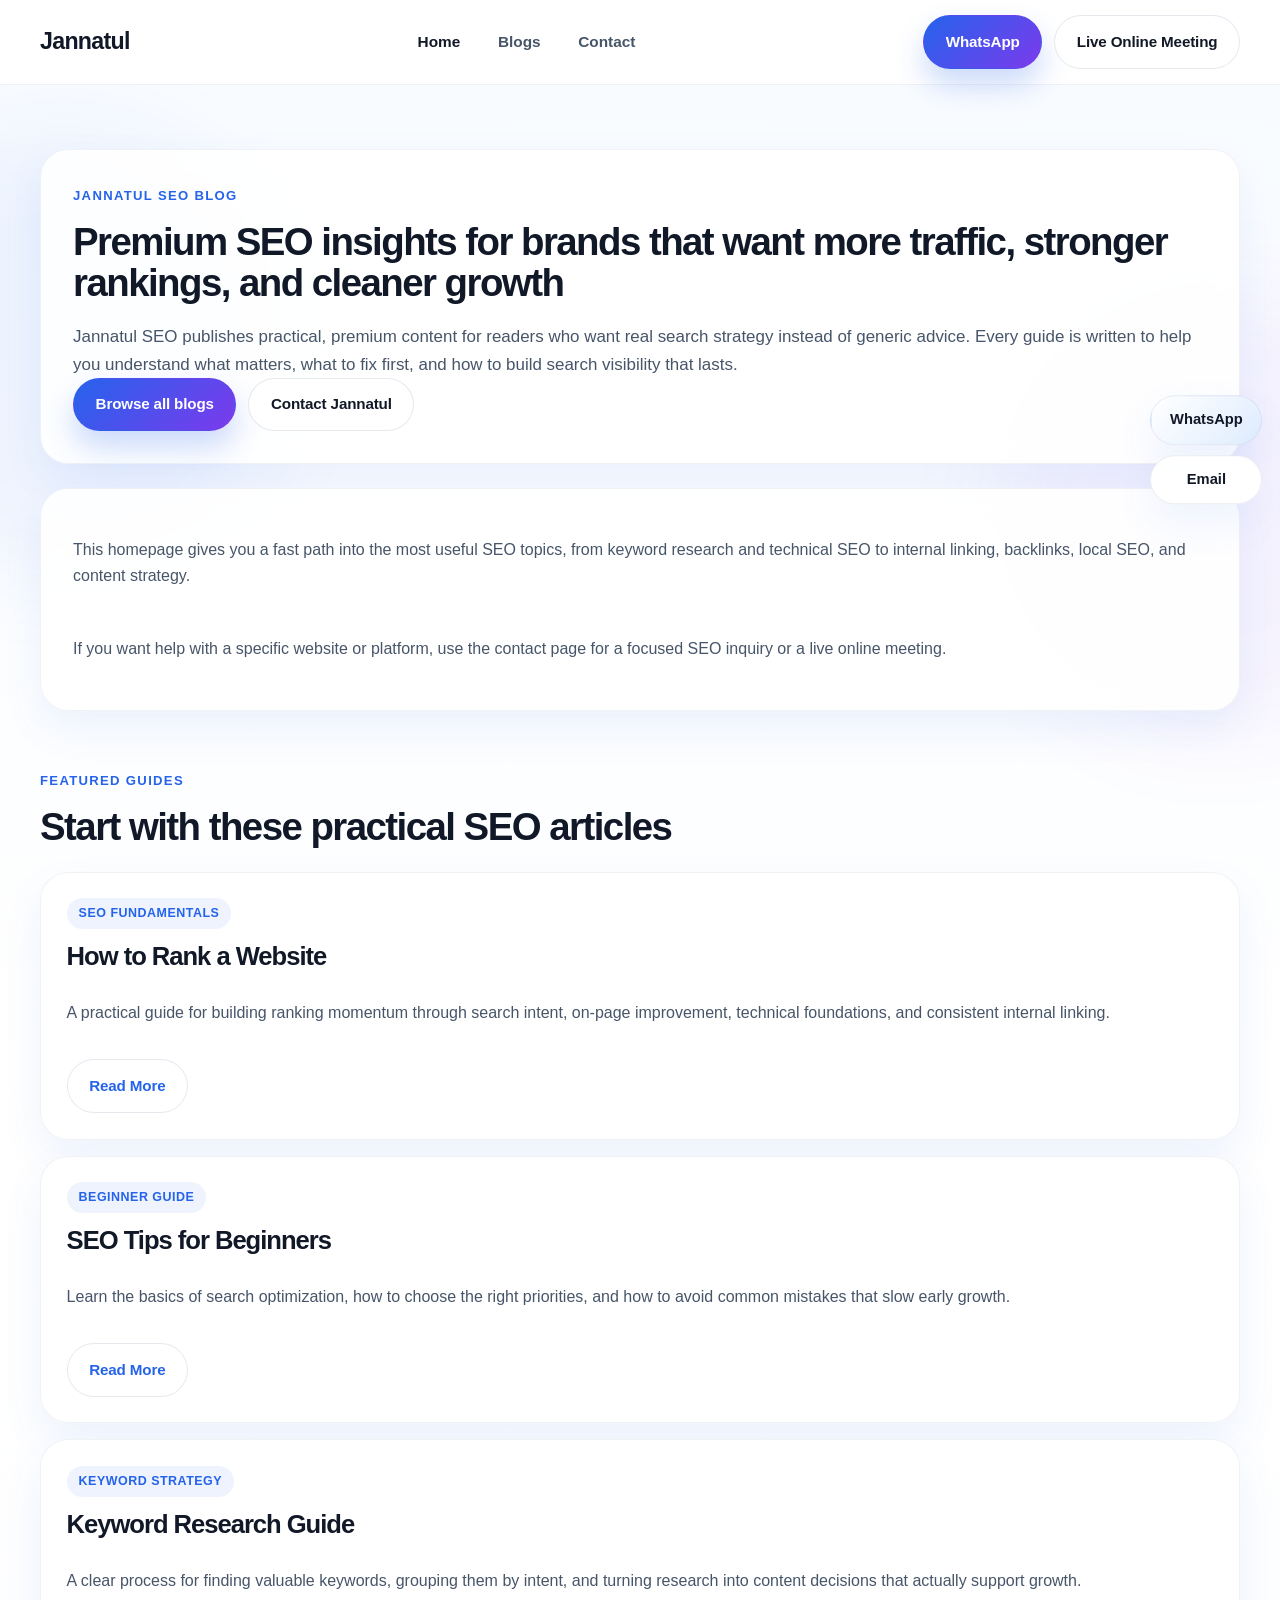
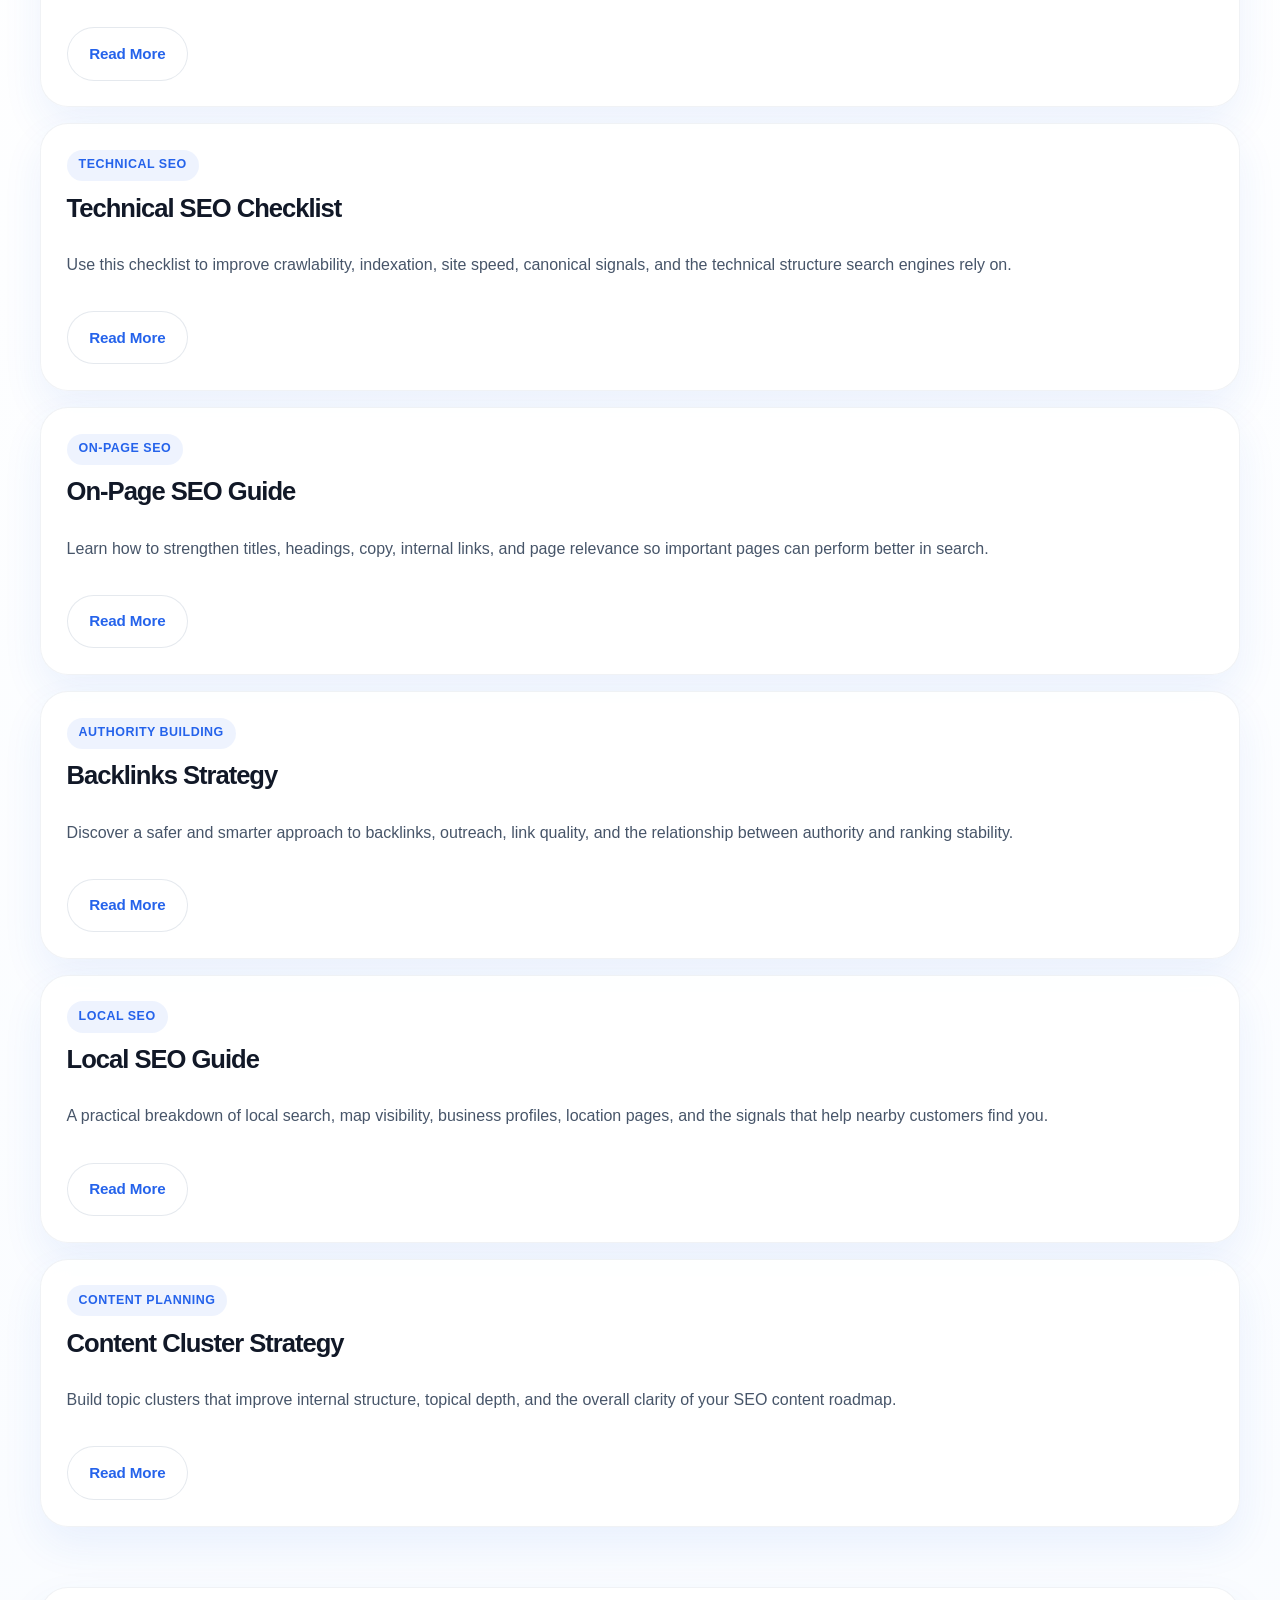
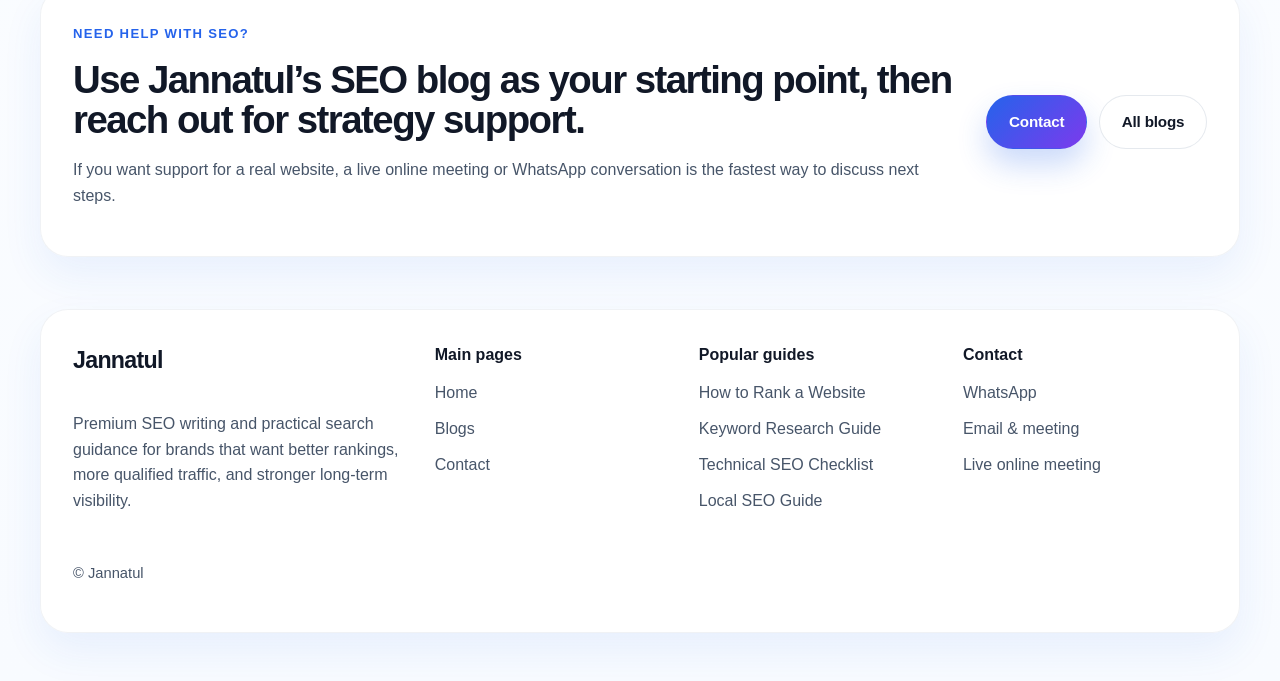
<file: index.html>
<!DOCTYPE html>
<html lang="en">
<head>
  <meta charset="UTF-8">
  <meta name="viewport" content="width=device-width, initial-scale=1.0">
  <title>Jannatul SEO Blog | Premium SEO guides for traffic, rankings, and growth</title>
  <meta name="description" content="Read premium SEO guides from Jannatul SEO. Explore practical articles about ranking websites, keyword research, technical SEO, backlinks, local SEO, and more.">
  <link rel="preconnect" href="https://fonts.googleapis.com">
  <link rel="preconnect" href="https://fonts.gstatic.com" crossorigin>
  <link rel="stylesheet" href="styles.css">
  <script type="module" src="script.js" defer></script>
</head>
<body class="site-shell">
  <div class="page-aura page-aura-left"></div>
  <div class="page-aura page-aura-right"></div>

  <header class="site-header">
    <div class="container header-row">
      <a class="brand-mark" href="index.html" aria-label="Jannatul home">Jannatul</a>

      <button class="menu-toggle" type="button" aria-expanded="false" aria-controls="site-navigation">
        <span class="menu-toggle-line"></span>
        <span class="menu-toggle-line"></span>
        <span class="menu-toggle-line"></span>
        <span class="menu-toggle-label">Menu</span>
      </button>

      <nav class="site-navigation" id="site-navigation" aria-label="Primary navigation">
        <ul class="navigation-list">
          <li class="navigation-item"><a class="navigation-link is-current" href="index.html">Home</a></li>
          <li class="navigation-item"><a class="navigation-link" href="blogs/">Blogs</a></li>
          <li class="navigation-item"><a class="navigation-link" href="contact.html">Contact</a></li>
        </ul>
      </nav>

      <div class="header-actions">
        <a class="button button-primary" href="https://wa.me/8801745912252" target="_blank" rel="noreferrer">WhatsApp</a>
        <a class="button button-secondary" href="contact.html?service=Live%20Online%20Meeting#contact-form">Live Online Meeting</a>
      </div>
    </div>
  </header>

  <main>
    <section class="blog-hero">
      <div class="container">
        <div class="blog-hero-panel">
          <span class="section-kicker">Jannatul SEO Blog</span>
          <h1 class="page-title">Premium SEO insights for brands that want more traffic, stronger rankings, and cleaner growth</h1>
          <p class="page-summary">Jannatul SEO publishes practical, premium content for readers who want real search strategy instead of generic advice. Every guide is written to help you understand what matters, what to fix first, and how to build search visibility that lasts.</p>
          <div class="hero-actions">
            <a class="button button-primary" href="blogs/">Browse all blogs</a>
            <a class="button button-secondary" href="contact.html">Contact Jannatul</a>
          </div>
        </div>

        <div class="blog-intro-panel">
          <p>This homepage gives you a fast path into the most useful SEO topics, from keyword research and technical SEO to internal linking, backlinks, local SEO, and content strategy.</p>
          <p>If you want help with a specific website or platform, use the contact page for a focused SEO inquiry or a live online meeting.</p>
        </div>
      </div>
    </section>

    <section class="section-block">
      <div class="container section-header section-header-single">
        <div>
          <span class="section-kicker">Featured guides</span>
          <h2 class="section-title">Start with these practical SEO articles</h2>
        </div>
      </div>

      <div class="container blog-feed">
        <article class="blog-preview-card">
          <div class="blog-preview-meta"><span class="blog-pill">SEO fundamentals</span></div>
          <h2 class="blog-preview-title">How to Rank a Website</h2>
          <p class="blog-preview-excerpt">A practical guide for building ranking momentum through search intent, on-page improvement, technical foundations, and consistent internal linking.</p>
          <div class="blog-preview-actions"><a class="button button-secondary" href="how-to-rank-website/">Read More</a></div>
        </article>

        <article class="blog-preview-card">
          <div class="blog-preview-meta"><span class="blog-pill">Beginner guide</span></div>
          <h2 class="blog-preview-title">SEO Tips for Beginners</h2>
          <p class="blog-preview-excerpt">Learn the basics of search optimization, how to choose the right priorities, and how to avoid common mistakes that slow early growth.</p>
          <div class="blog-preview-actions"><a class="button button-secondary" href="seo-tips-for-beginners/">Read More</a></div>
        </article>

        <article class="blog-preview-card">
          <div class="blog-preview-meta"><span class="blog-pill">Keyword strategy</span></div>
          <h2 class="blog-preview-title">Keyword Research Guide</h2>
          <p class="blog-preview-excerpt">A clear process for finding valuable keywords, grouping them by intent, and turning research into content decisions that actually support growth.</p>
          <div class="blog-preview-actions"><a class="button button-secondary" href="keyword-research-guide/">Read More</a></div>
        </article>

        <article class="blog-preview-card">
          <div class="blog-preview-meta"><span class="blog-pill">Technical SEO</span></div>
          <h2 class="blog-preview-title">Technical SEO Checklist</h2>
          <p class="blog-preview-excerpt">Use this checklist to improve crawlability, indexation, site speed, canonical signals, and the technical structure search engines rely on.</p>
          <div class="blog-preview-actions"><a class="button button-secondary" href="technical-seo-checklist/">Read More</a></div>
        </article>

        <article class="blog-preview-card">
          <div class="blog-preview-meta"><span class="blog-pill">On-page SEO</span></div>
          <h2 class="blog-preview-title">On-Page SEO Guide</h2>
          <p class="blog-preview-excerpt">Learn how to strengthen titles, headings, copy, internal links, and page relevance so important pages can perform better in search.</p>
          <div class="blog-preview-actions"><a class="button button-secondary" href="on-page-seo-guide/">Read More</a></div>
        </article>

        <article class="blog-preview-card">
          <div class="blog-preview-meta"><span class="blog-pill">Authority building</span></div>
          <h2 class="blog-preview-title">Backlinks Strategy</h2>
          <p class="blog-preview-excerpt">Discover a safer and smarter approach to backlinks, outreach, link quality, and the relationship between authority and ranking stability.</p>
          <div class="blog-preview-actions"><a class="button button-secondary" href="backlinks-strategy/">Read More</a></div>
        </article>

        <article class="blog-preview-card">
          <div class="blog-preview-meta"><span class="blog-pill">Local SEO</span></div>
          <h2 class="blog-preview-title">Local SEO Guide</h2>
          <p class="blog-preview-excerpt">A practical breakdown of local search, map visibility, business profiles, location pages, and the signals that help nearby customers find you.</p>
          <div class="blog-preview-actions"><a class="button button-secondary" href="local-seo-guide/">Read More</a></div>
        </article>

        <article class="blog-preview-card">
          <div class="blog-preview-meta"><span class="blog-pill">Content planning</span></div>
          <h2 class="blog-preview-title">Content Cluster Strategy</h2>
          <p class="blog-preview-excerpt">Build topic clusters that improve internal structure, topical depth, and the overall clarity of your SEO content roadmap.</p>
          <div class="blog-preview-actions"><a class="button button-secondary" href="content-cluster-strategy/">Read More</a></div>
        </article>
      </div>
    </section>

    <section class="section-block cta-section">
      <div class="container cta-panel">
        <div>
          <span class="section-kicker">Need help with SEO?</span>
          <h2 class="section-title">Use Jannatul’s SEO blog as your starting point, then reach out for strategy support.</h2>
          <p class="section-intro">If you want support for a real website, a live online meeting or WhatsApp conversation is the fastest way to discuss next steps.</p>
        </div>
        <div class="cta-actions">
          <a class="button button-primary" href="contact.html">Contact</a>
          <a class="button button-secondary" href="blogs/">All blogs</a>
        </div>
      </div>
    </section>
  </main>

  <footer class="site-footer">
    <div class="container footer-grid">
      <div class="footer-column footer-intro">
        <a class="brand-mark footer-brand" href="index.html">Jannatul</a>
        <p>Premium SEO writing and practical search guidance for brands that want better rankings, more qualified traffic, and stronger long-term visibility.</p>
        <p class="footer-copyright">© Jannatul</p>
      </div>
      <div class="footer-column">
        <h3 class="footer-title">Main pages</h3>
        <ul class="footer-list">
          <li><a href="index.html">Home</a></li>
          <li><a href="blogs/">Blogs</a></li>
          <li><a href="contact.html">Contact</a></li>
        </ul>
      </div>
      <div class="footer-column">
        <h3 class="footer-title">Popular guides</h3>
        <ul class="footer-list">
          <li><a href="how-to-rank-website/">How to Rank a Website</a></li>
          <li><a href="keyword-research-guide/">Keyword Research Guide</a></li>
          <li><a href="technical-seo-checklist/">Technical SEO Checklist</a></li>
          <li><a href="local-seo-guide/">Local SEO Guide</a></li>
        </ul>
      </div>
      <div class="footer-column">
        <h3 class="footer-title">Contact</h3>
        <ul class="footer-list">
          <li><a href="https://wa.me/8801745912252" target="_blank" rel="noreferrer">WhatsApp</a></li>
          <li><a href="contact.html">Email & meeting</a></li>
          <li><a href="contact.html?service=Live%20Online%20Meeting#contact-form">Live online meeting</a></li>
        </ul>
      </div>
    </div>
  </footer>

  <div class="floating-contact-bar">
    <a class="floating-contact-link whatsapp-pill" href="https://wa.me/8801745912252" target="_blank" rel="noreferrer">WhatsApp</a>
    <div class="floating-email-group" data-email-dropdown>
      <button class="floating-contact-link email-pill" type="button" aria-expanded="false">Email</button>
      <div class="floating-email-panel">
        <button class="copy-email-button floating-email-button" type="button" data-copy-email="jannnatul.manager@gmail.com">jannnatul.manager@gmail.com</button>
        <button class="copy-email-button floating-email-button" type="button" data-copy-email="jannatul.strategies@gmail.com">jannatul.strategies@gmail.com</button>
      </div>
    </div>
  </div>
</body>
</html>
</file>
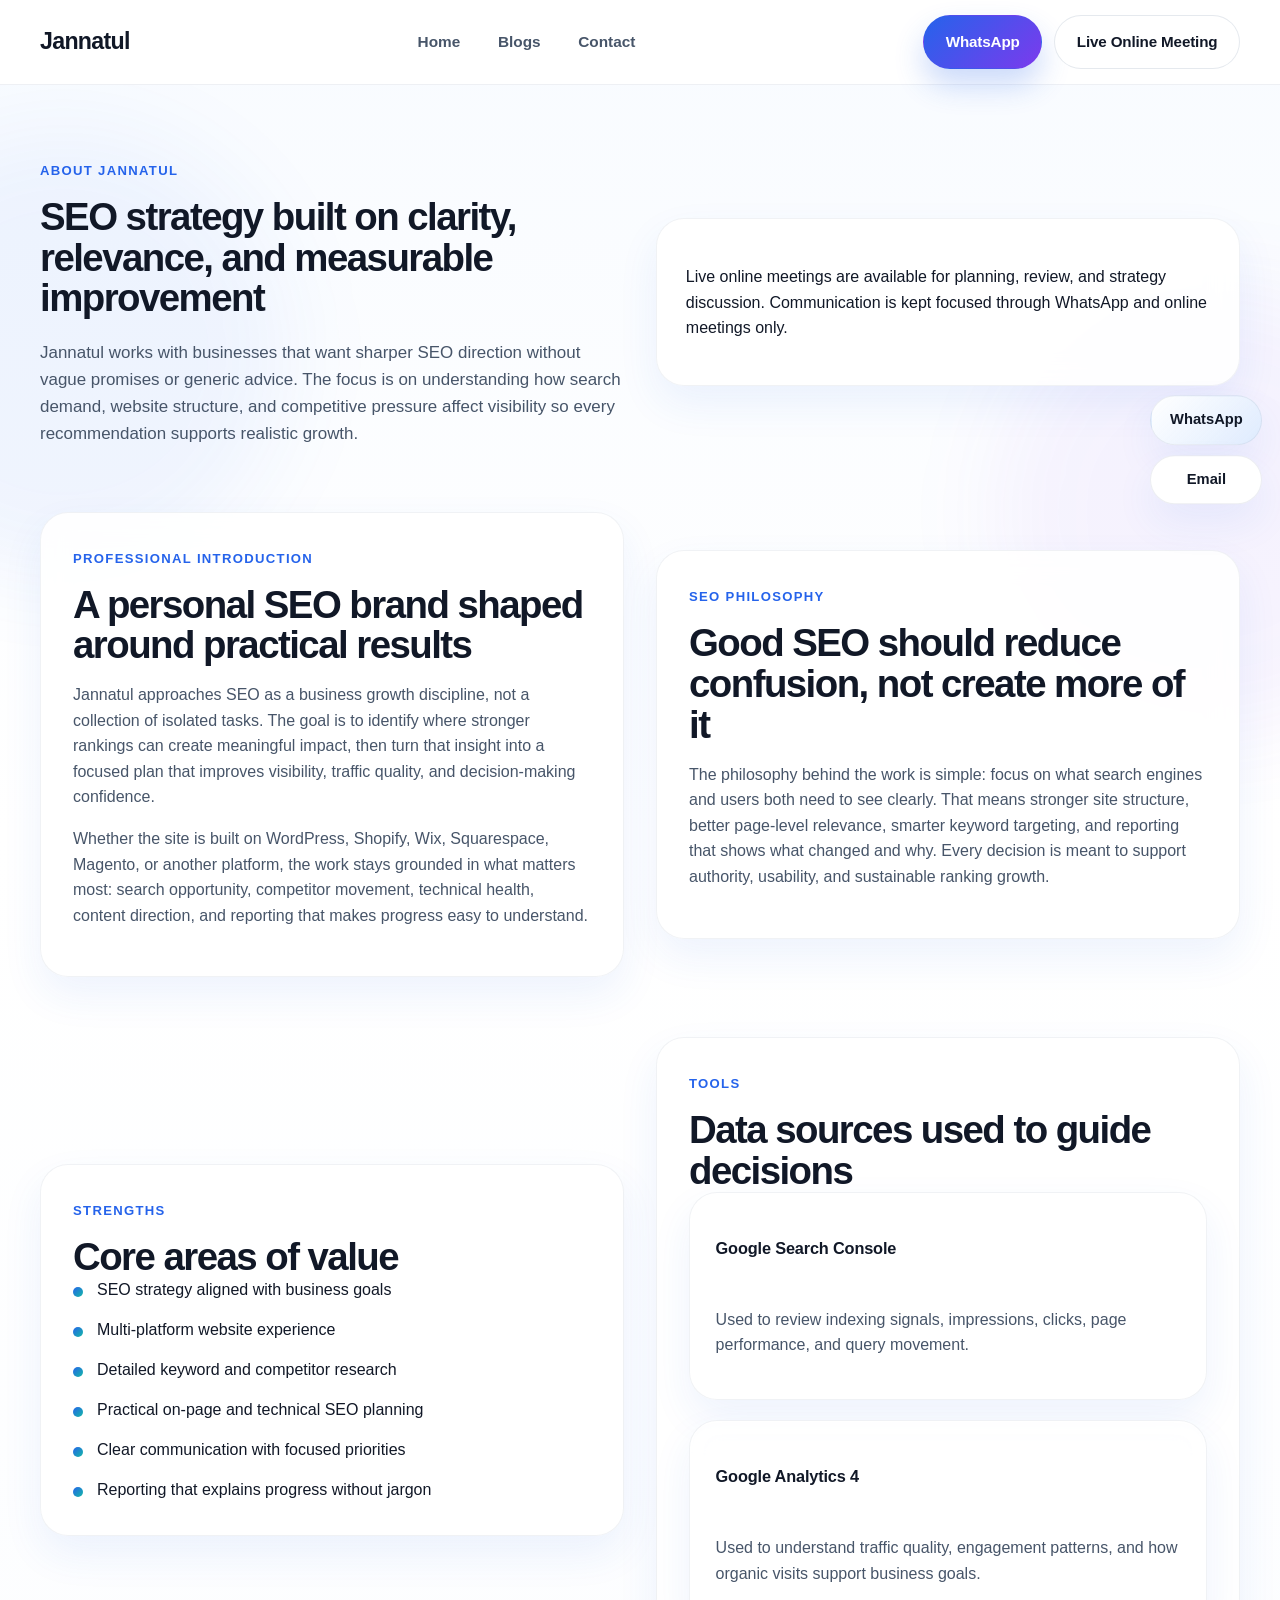
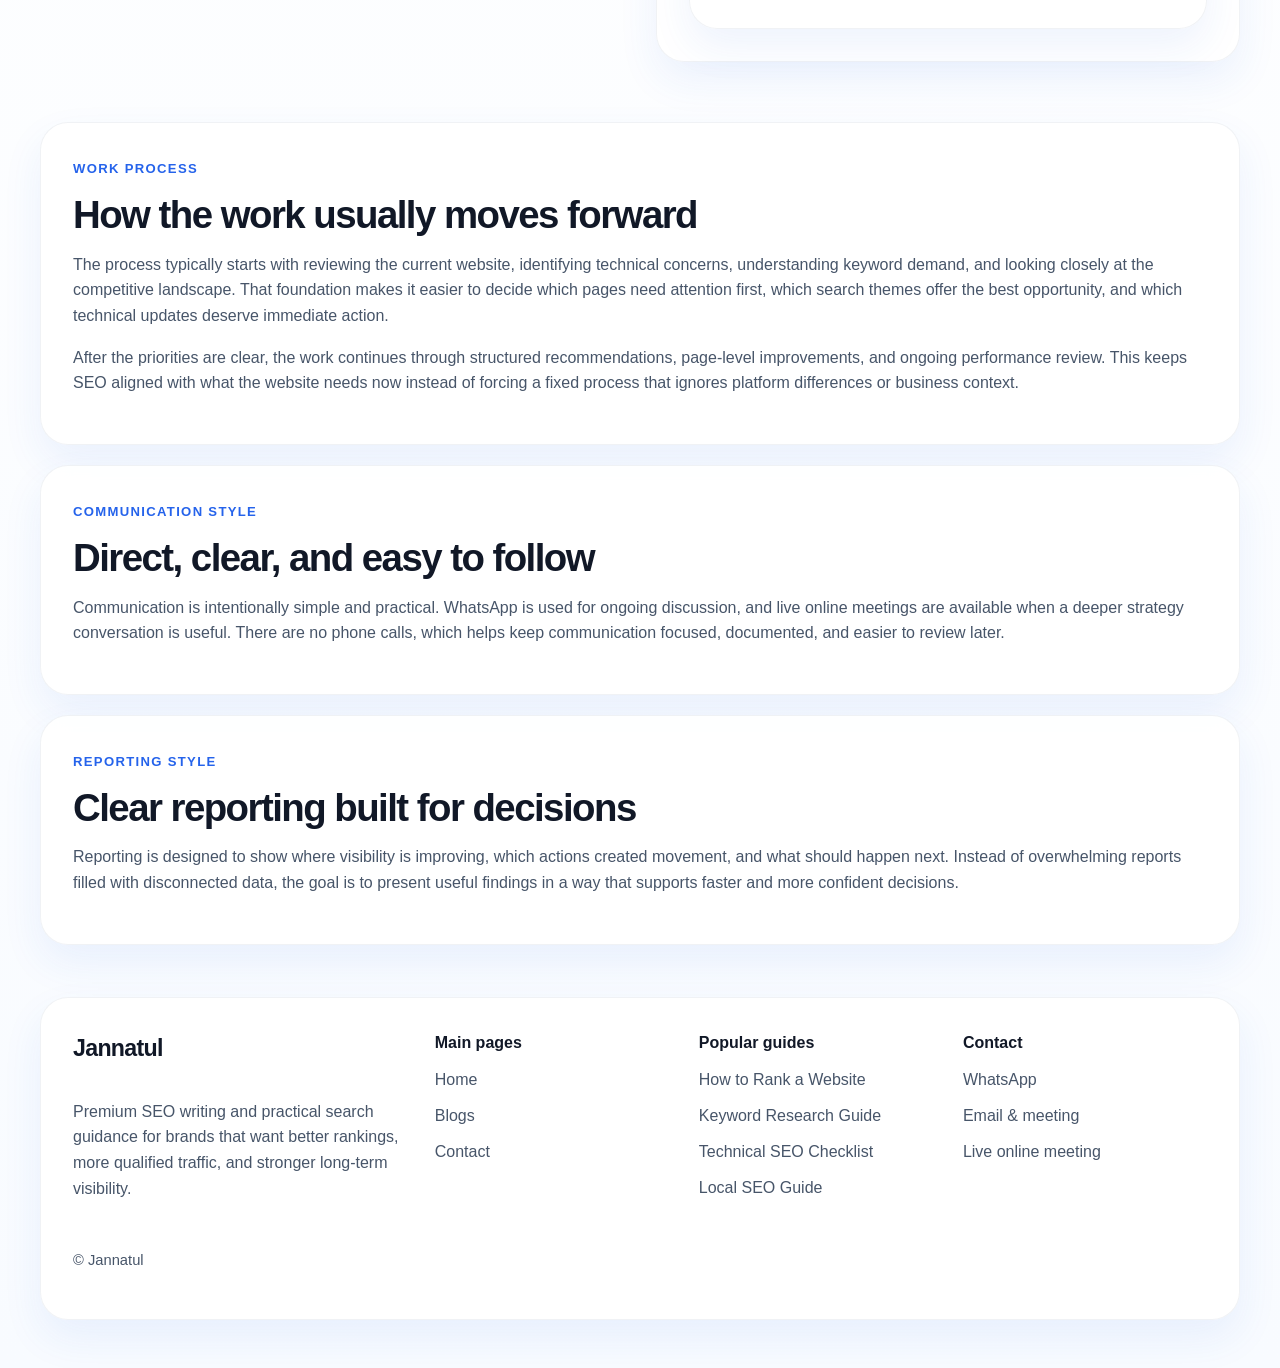
<file: about.html>
<!DOCTYPE html>
<html lang="en">
<head>
  <meta charset="UTF-8">
  <meta name="viewport" content="width=device-width, initial-scale=1.0">
  <title>About Jannatul | SEO Strategy, Reporting, and Search Growth</title>
  <meta name="description" content="Learn about Jannatul's SEO philosophy, strengths, tools, work process, communication style, and reporting approach.">
  <link rel="preconnect" href="https://fonts.googleapis.com">
  <link rel="preconnect" href="https://fonts.gstatic.com" crossorigin>
  <link rel="stylesheet" href="styles.css">
  <script type="module" src="script.js" defer></script>
</head>
<body class="site-shell interior-page-shell">
  <div class="page-aura page-aura-left"></div>
  <div class="page-aura page-aura-right"></div>

  <header class="site-header">
    <div class="container header-row">
      <a class="brand-mark" href="index.html" aria-label="Jannatul home">Jannatul</a>

      <button class="menu-toggle" type="button" aria-expanded="false" aria-controls="site-navigation">
        <span class="menu-toggle-line"></span>
        <span class="menu-toggle-line"></span>
        <span class="menu-toggle-line"></span>
        <span class="menu-toggle-label">Menu</span>
      </button>

      <nav class="site-navigation" id="site-navigation" aria-label="Primary navigation">
        <ul class="navigation-list">
          <li class="navigation-item"><a class="navigation-link" href="index.html">Home</a></li>
          <li class="navigation-item"><a class="navigation-link" href="blogs/">Blogs</a></li>
          <li class="navigation-item"><a class="navigation-link" href="contact.html">Contact</a></li>
        </ul>
      </nav>

      <div class="header-actions">
        <a class="button button-primary" href="https://wa.me/8801745912252" target="_blank" rel="noreferrer">WhatsApp</a>
        <a class="button button-secondary" href="contact.html?service=Live%20Online%20Meeting#contact-form">Live Online Meeting</a>
      </div>
    </div>
  </header>

  <main>
    <section class="page-hero">
      <div class="container page-hero-grid">
        <div>
          <span class="section-kicker">About Jannatul</span>
          <h1 class="page-title">SEO strategy built on clarity, relevance, and measurable improvement</h1>
          <p class="page-summary">Jannatul works with businesses that want sharper SEO direction without vague promises or generic advice. The focus is on understanding how search demand, website structure, and competitive pressure affect visibility so every recommendation supports realistic growth.</p>
        </div>
        <div class="page-highlight-panel">
          <p>Live online meetings are available for planning, review, and strategy discussion. Communication is kept focused through WhatsApp and online meetings only.</p>
        </div>
      </div>
    </section>

    <section class="section-block muted-section">
      <div class="container about-layout">
        <article class="about-panel">
          <span class="section-kicker">Professional introduction</span>
          <h2 class="section-title">A personal SEO brand shaped around practical results</h2>
          <p>Jannatul approaches SEO as a business growth discipline, not a collection of isolated tasks. The goal is to identify where stronger rankings can create meaningful impact, then turn that insight into a focused plan that improves visibility, traffic quality, and decision-making confidence.</p>
          <p>Whether the site is built on WordPress, Shopify, Wix, Squarespace, Magento, or another platform, the work stays grounded in what matters most: search opportunity, competitor movement, technical health, content direction, and reporting that makes progress easy to understand.</p>
        </article>

        <article class="about-panel">
          <span class="section-kicker">SEO philosophy</span>
          <h2 class="section-title">Good SEO should reduce confusion, not create more of it</h2>
          <p>The philosophy behind the work is simple: focus on what search engines and users both need to see clearly. That means stronger site structure, better page-level relevance, smarter keyword targeting, and reporting that shows what changed and why. Every decision is meant to support authority, usability, and sustainable ranking growth.</p>
        </article>
      </div>
    </section>

    <section class="section-block">
      <div class="container about-layout">
        <article class="about-panel">
          <span class="section-kicker">Strengths</span>
          <h2 class="section-title">Core areas of value</h2>
          <ul class="strength-list">
            <li>SEO strategy aligned with business goals</li>
            <li>Multi-platform website experience</li>
            <li>Detailed keyword and competitor research</li>
            <li>Practical on-page and technical SEO planning</li>
            <li>Clear communication with focused priorities</li>
            <li>Reporting that explains progress without jargon</li>
          </ul>
        </article>

        <article class="about-panel">
          <span class="section-kicker">Tools</span>
          <h2 class="section-title">Data sources used to guide decisions</h2>
          <div class="tool-card-grid">
            <div class="tool-card">
              <h3 class="tool-card-title">Google Search Console</h3>
              <p>Used to review indexing signals, impressions, clicks, page performance, and query movement.</p>
            </div>
            <div class="tool-card">
              <h3 class="tool-card-title">Google Analytics 4</h3>
              <p>Used to understand traffic quality, engagement patterns, and how organic visits support business goals.</p>
            </div>
          </div>
        </article>
      </div>
    </section>

    <section class="section-block muted-section">
      <div class="container prose-layout">
        <article class="prose-panel">
          <span class="section-kicker">Work process</span>
          <h2 class="section-title">How the work usually moves forward</h2>
          <p>The process typically starts with reviewing the current website, identifying technical concerns, understanding keyword demand, and looking closely at the competitive landscape. That foundation makes it easier to decide which pages need attention first, which search themes offer the best opportunity, and which technical updates deserve immediate action.</p>
          <p>After the priorities are clear, the work continues through structured recommendations, page-level improvements, and ongoing performance review. This keeps SEO aligned with what the website needs now instead of forcing a fixed process that ignores platform differences or business context.</p>
        </article>

        <article class="prose-panel">
          <span class="section-kicker">Communication style</span>
          <h2 class="section-title">Direct, clear, and easy to follow</h2>
          <p>Communication is intentionally simple and practical. WhatsApp is used for ongoing discussion, and live online meetings are available when a deeper strategy conversation is useful. There are no phone calls, which helps keep communication focused, documented, and easier to review later.</p>
        </article>

        <article class="prose-panel">
          <span class="section-kicker">Reporting style</span>
          <h2 class="section-title">Clear reporting built for decisions</h2>
          <p>Reporting is designed to show where visibility is improving, which actions created movement, and what should happen next. Instead of overwhelming reports filled with disconnected data, the goal is to present useful findings in a way that supports faster and more confident decisions.</p>
        </article>
      </div>
    </section>
  </main>

  <footer class="site-footer">
    <div class="container footer-grid">
      <div class="footer-column footer-intro">
        <a class="brand-mark footer-brand" href="index.html">Jannatul</a>
        <p>Premium SEO writing and practical search guidance for brands that want better rankings, more qualified traffic, and stronger long-term visibility.</p>
        <p class="footer-copyright">© Jannatul</p>
      </div>
      <div class="footer-column">
        <h3 class="footer-title">Main pages</h3>
        <ul class="footer-list">
          <li><a href="index.html">Home</a></li>
          <li><a href="blogs/">Blogs</a></li>
          <li><a href="contact.html">Contact</a></li>
        </ul>
      </div>
      <div class="footer-column">
        <h3 class="footer-title">Popular guides</h3>
        <ul class="footer-list">
          <li><a href="how-to-rank-website/">How to Rank a Website</a></li>
          <li><a href="keyword-research-guide/">Keyword Research Guide</a></li>
          <li><a href="technical-seo-checklist/">Technical SEO Checklist</a></li>
          <li><a href="local-seo-guide/">Local SEO Guide</a></li>
        </ul>
      </div>
      <div class="footer-column">
        <h3 class="footer-title">Contact</h3>
        <ul class="footer-list">
          <li><a href="https://wa.me/8801745912252" target="_blank" rel="noreferrer">WhatsApp</a></li>
          <li><a href="contact.html">Email & meeting</a></li>
          <li><a href="contact.html?service=Live%20Online%20Meeting#contact-form">Live online meeting</a></li>
        </ul>
      </div>
    </div>
  </footer>

  <div class="floating-contact-bar">
    <a class="floating-contact-link whatsapp-pill" href="https://wa.me/8801745912252" target="_blank" rel="noreferrer">WhatsApp</a>
    <div class="floating-email-group" data-email-dropdown>
      <button class="floating-contact-link email-pill" type="button" aria-expanded="false">Email</button>
      <div class="floating-email-panel">
        <button class="copy-email-button floating-email-button" type="button" data-copy-email="jannnatul.manager@gmail.com">jannnatul.manager@gmail.com</button>
        <button class="copy-email-button floating-email-button" type="button" data-copy-email="jannatul.strategies@gmail.com">jannatul.strategies@gmail.com</button>
      </div>
    </div>
  </div>
</body>
</html>
</file>
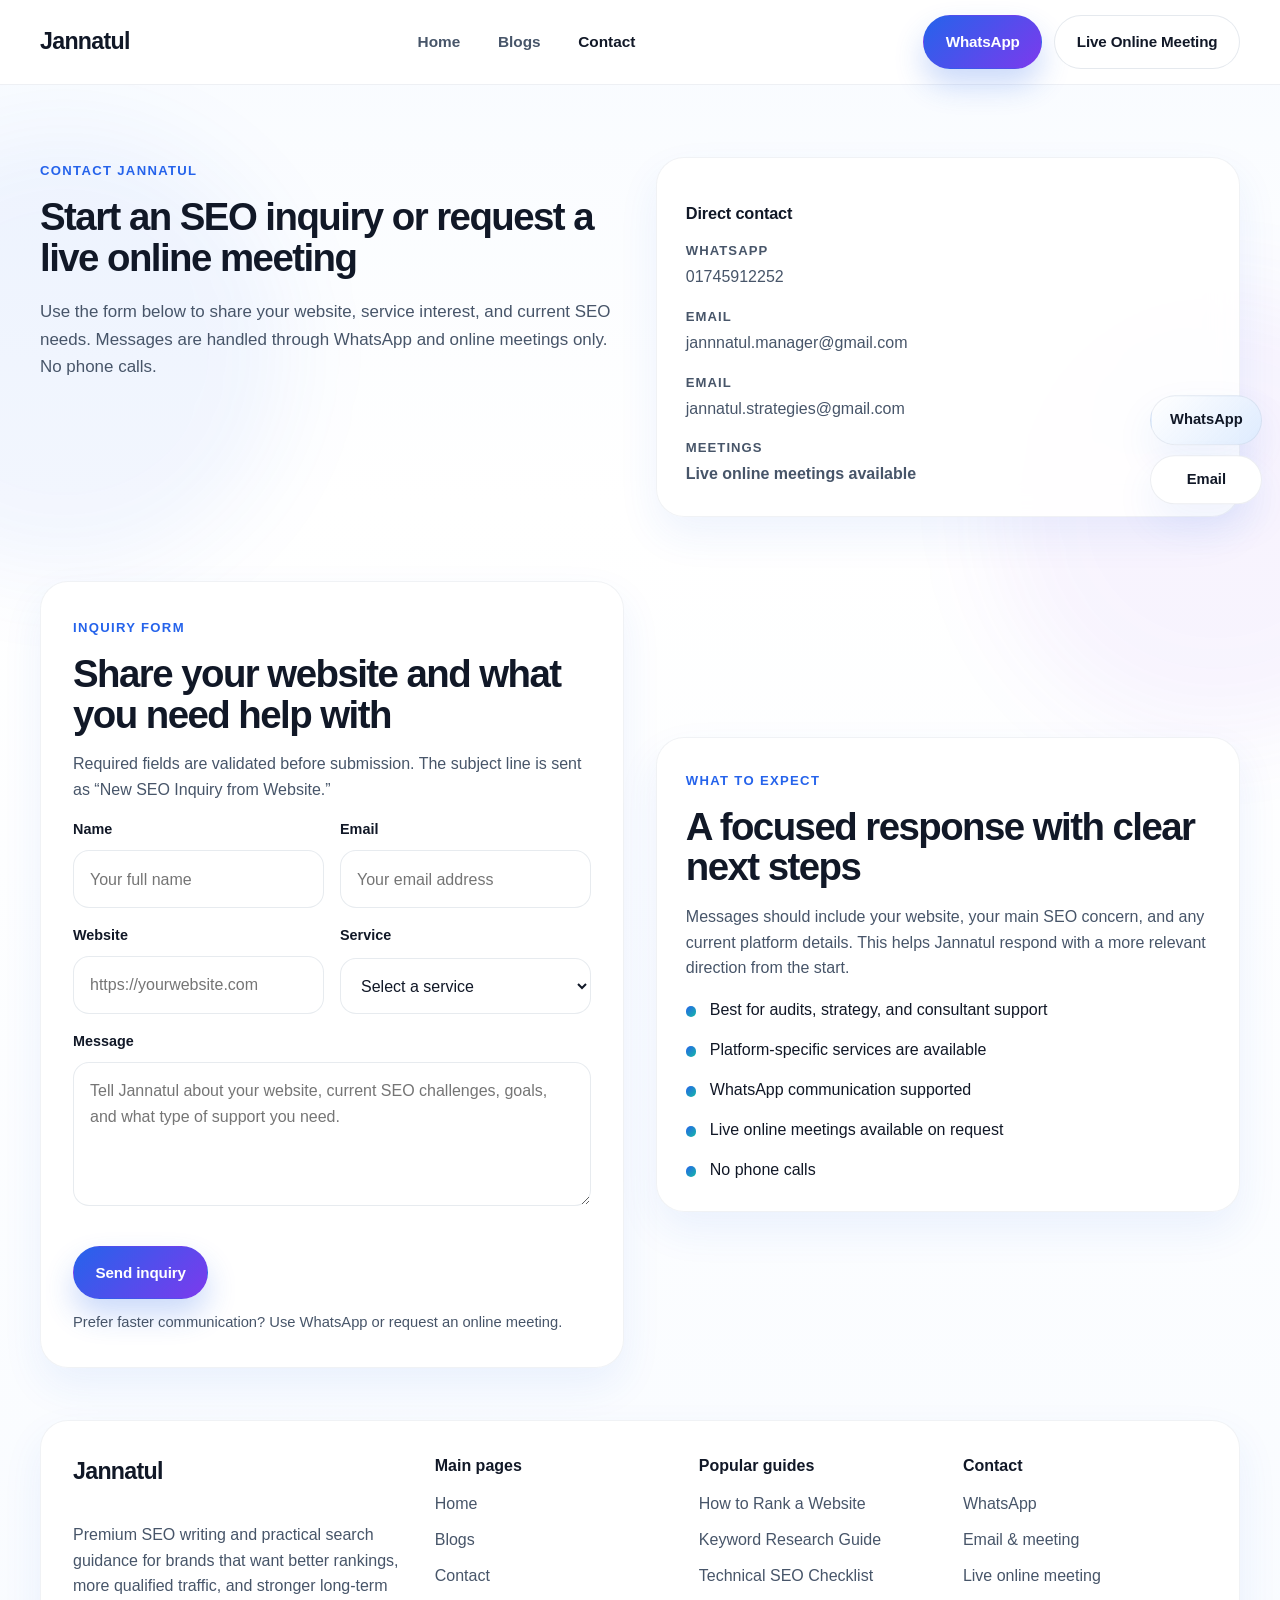
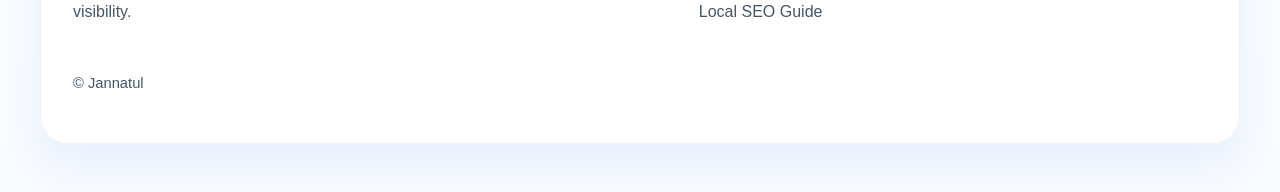
<file: contact.html>
<!DOCTYPE html>
<html lang="en">
<head>
  <meta charset="UTF-8">
  <meta name="viewport" content="width=device-width, initial-scale=1.0">
  <title>Contact Jannatul | SEO Inquiry and Live Online Meeting</title>
  <meta name="description" content="Contact Jannatul for SEO strategy support, audits, keyword research, consultant services, and live online meetings.">
  <link rel="preconnect" href="https://fonts.googleapis.com">
  <link rel="preconnect" href="https://fonts.gstatic.com" crossorigin>
  <link rel="stylesheet" href="styles.css">
  <script type="module" src="script.js" defer></script>
</head>
<body class="site-shell interior-page-shell">
  <div class="page-aura page-aura-left"></div>
  <div class="page-aura page-aura-right"></div>

  <header class="site-header">
    <div class="container header-row">
      <a class="brand-mark" href="index.html" aria-label="Jannatul home">Jannatul</a>

      <button class="menu-toggle" type="button" aria-expanded="false" aria-controls="site-navigation">
        <span class="menu-toggle-line"></span>
        <span class="menu-toggle-line"></span>
        <span class="menu-toggle-line"></span>
        <span class="menu-toggle-label">Menu</span>
      </button>

      <nav class="site-navigation" id="site-navigation" aria-label="Primary navigation">
        <ul class="navigation-list">
          <li class="navigation-item"><a class="navigation-link" href="index.html">Home</a></li>
          <li class="navigation-item"><a class="navigation-link" href="blogs/">Blogs</a></li>
          <li class="navigation-item"><a class="navigation-link is-current" href="contact.html">Contact</a></li>
        </ul>
      </nav>

      <div class="header-actions">
        <a class="button button-primary" href="https://wa.me/8801745912252" target="_blank" rel="noreferrer">WhatsApp</a>
        <a class="button button-secondary" href="#contact-form">Live Online Meeting</a>
      </div>
    </div>
  </header>

  <main>
    <section class="page-hero">
      <div class="container page-hero-grid contact-hero-grid">
        <div>
          <span class="section-kicker">Contact Jannatul</span>
          <h1 class="page-title">Start an SEO inquiry or request a live online meeting</h1>
          <p class="page-summary">Use the form below to share your website, service interest, and current SEO needs. Messages are handled through WhatsApp and online meetings only. No phone calls.</p>
        </div>
        <div class="page-highlight-panel contact-method-panel">
          <h2 class="page-highlight-title">Direct contact</h2>
          <ul class="contact-method-list">
            <li><span>WhatsApp</span><a href="https://wa.me/8801745912252" target="_blank" rel="noreferrer">01745912252</a></li>
            <li><span>Email</span><button class="copy-email-button" type="button" data-copy-email="jannnatul.manager@gmail.com">jannnatul.manager@gmail.com</button></li>
            <li><span>Email</span><button class="copy-email-button" type="button" data-copy-email="jannatul.strategies@gmail.com">jannatul.strategies@gmail.com</button></li>
            <li><span>Meetings</span><strong>Live online meetings available</strong></li>
          </ul>
        </div>
      </div>
    </section>

    <section class="section-block muted-section">
      <div class="container contact-layout">
        <article class="contact-panel">
          <span class="section-kicker">Inquiry form</span>
          <h2 class="section-title">Share your website and what you need help with</h2>
          <p class="section-intro">Required fields are validated before submission. The subject line is sent as “New SEO Inquiry from Website.”</p>

          <form class="contact-form" id="contact-form" novalidate>
            <input type="hidden" name="subject" value="New SEO Inquiry from Website">
            <input type="hidden" name="from_name" value="Jannatul Website">
            <input type="hidden" name="ccemail" value="jannatul.strategies@gmail.com">
            <input type="hidden" name="access_key" value="">

            <div class="form-grid">
              <label class="field-group">
                <span class="field-label">Name</span>
                <input class="field-input" type="text" name="name" placeholder="Your full name" required>
              </label>
              <label class="field-group">
                <span class="field-label">Email</span>
                <input class="field-input" type="email" name="email" placeholder="Your email address" required>
              </label>
              <label class="field-group">
                <span class="field-label">Website</span>
                <input class="field-input" type="url" name="website" placeholder="https://yourwebsite.com" required>
              </label>
              <label class="field-group">
                <span class="field-label">Service</span>
                <select class="field-input field-select" name="service" id="service-select" required>
                  <option value="">Select a service</option>
                  <option>WordPress SEO</option>
                  <option>Shopify SEO</option>
                  <option>Squarespace SEO</option>
                  <option>Magento SEO</option>
                  <option>Wix SEO</option>
                  <option>YouTube SEO</option>
                  <option>Local SEO</option>
                  <option>Keyword Research</option>
                  <option>Website Audit</option>
                  <option>Competitor Analysis</option>
                  <option>On-Page SEO</option>
                  <option>Off-Page SEO</option>
                  <option>E-commerce SEO</option>
                  <option>WordPress SEO Consultant</option>
                  <option>Wix SEO Consultant</option>
                  <option>Shopify SEO Consultant</option>
                  <option>E-commerce SEO Consultant</option>
                  <option>Live Online Meeting</option>
                </select>
              </label>
              <label class="field-group field-group-full">
                <span class="field-label">Message</span>
                <textarea class="field-input field-textarea" name="message" placeholder="Tell Jannatul about your website, current SEO challenges, goals, and what type of support you need." required></textarea>
              </label>
            </div>

            <div class="form-feedback" id="form-feedback" aria-live="polite"></div>

            <div class="form-actions">
              <button class="button button-primary form-submit-button" type="submit">Send inquiry</button>
              <p class="form-support-note">Prefer faster communication? Use WhatsApp or request an online meeting.</p>
            </div>
          </form>
        </article>

        <aside class="contact-panel contact-support-panel">
          <span class="section-kicker">What to expect</span>
          <h2 class="section-title">A focused response with clear next steps</h2>
          <p>Messages should include your website, your main SEO concern, and any current platform details. This helps Jannatul respond with a more relevant direction from the start.</p>
          <ul class="strength-list">
            <li>Best for audits, strategy, and consultant support</li>
            <li>Platform-specific services are available</li>
            <li>WhatsApp communication supported</li>
            <li>Live online meetings available on request</li>
            <li>No phone calls</li>
          </ul>
        </aside>
      </div>
    </section>
  </main>

  <footer class="site-footer">
    <div class="container footer-grid">
      <div class="footer-column footer-intro">
        <a class="brand-mark footer-brand" href="index.html">Jannatul</a>
        <p>Premium SEO writing and practical search guidance for brands that want better rankings, more qualified traffic, and stronger long-term visibility.</p>
        <p class="footer-copyright">© Jannatul</p>
      </div>
      <div class="footer-column">
        <h3 class="footer-title">Main pages</h3>
        <ul class="footer-list">
          <li><a href="index.html">Home</a></li>
          <li><a href="blogs/">Blogs</a></li>
          <li><a href="contact.html">Contact</a></li>
        </ul>
      </div>
      <div class="footer-column">
        <h3 class="footer-title">Popular guides</h3>
        <ul class="footer-list">
          <li><a href="how-to-rank-website/">How to Rank a Website</a></li>
          <li><a href="keyword-research-guide/">Keyword Research Guide</a></li>
          <li><a href="technical-seo-checklist/">Technical SEO Checklist</a></li>
          <li><a href="local-seo-guide/">Local SEO Guide</a></li>
        </ul>
      </div>
      <div class="footer-column">
        <h3 class="footer-title">Contact</h3>
        <ul class="footer-list">
          <li><a href="https://wa.me/8801745912252" target="_blank" rel="noreferrer">WhatsApp</a></li>
          <li><a href="contact.html">Email & meeting</a></li>
          <li><a href="#contact-form">Live online meeting</a></li>
        </ul>
      </div>
    </div>
  </footer>

  <div class="floating-contact-bar">
    <a class="floating-contact-link whatsapp-pill" href="https://wa.me/8801745912252" target="_blank" rel="noreferrer">WhatsApp</a>
    <div class="floating-email-group" data-email-dropdown>
      <button class="floating-contact-link email-pill" type="button" aria-expanded="false">Email</button>
      <div class="floating-email-panel">
        <button class="copy-email-button floating-email-button" type="button" data-copy-email="jannnatul.manager@gmail.com">jannnatul.manager@gmail.com</button>
        <button class="copy-email-button floating-email-button" type="button" data-copy-email="jannatul.strategies@gmail.com">jannatul.strategies@gmail.com</button>
      </div>
    </div>
  </div>
</body>
</html>
</file>
<file: styles.css>
:root {
  color-scheme: light;
  --page-background: #f8fbff;
  --surface-background: rgba(255, 255, 255, 0.88);
  --surface-solid: #ffffff;
  --text-primary: #111827;
  --text-secondary: #475569;
  --border-soft: rgba(148, 163, 184, 0.2);
  --border-strong: rgba(37, 99, 235, 0.14);
  --shadow-soft: 0 20px 60px rgba(15, 23, 42, 0.08);
  --shadow-card: 0 18px 40px rgba(37, 99, 235, 0.08);
  --blue-primary: #2563eb;
  --purple-soft: #7c3aed;
  --teal-soft: #14b8a6;
  --green-soft: #22c55e;
  --orange-soft: #f97316;
  --radius-panel: 28px;
  --radius-pill: 999px;
  --container-width: 1200px;
}

* {
  box-sizing: border-box;
}

html {
  scroll-behavior: smooth;
}

body {
  margin: 0;
  background: linear-gradient(180deg, #f8fbff 0%, #ffffff 28%, #f8fbff 100%);
  color: var(--text-primary);
  font-family: Inter, Arial, sans-serif;
  line-height: 1.6;
}

a {
  color: inherit;
  text-decoration: none;
}

.copy-email-button {
  width: fit-content;
  padding: 0;
  border: 0;
  background: transparent;
  color: var(--text-secondary);
  text-align: left;
}

button,
input,
select,
textarea {
  font: inherit;
}

button {
  cursor: pointer;
}

img,
svg {
  display: block;
  max-width: 100%;
}

.site-shell {
  position: relative;
  overflow-x: clip;
}

.page-aura {
  position: fixed;
  z-index: -1;
  width: 28rem;
  height: 28rem;
  border-radius: 50%;
  filter: blur(48px);
  opacity: 0.5;
  pointer-events: none;
}

.page-aura-left {
  top: 8rem;
  left: -10rem;
  background: rgba(37, 99, 235, 0.12);
}

.page-aura-right {
  top: 18rem;
  right: -10rem;
  background: rgba(124, 58, 237, 0.11);
}

.container {
  width: min(calc(100% - 2rem), var(--container-width));
  margin: 0 auto;
}

.site-header {
  position: sticky;
  top: 0;
  z-index: 40;
  backdrop-filter: blur(18px);
  background: rgba(255, 255, 255, 0.92);
  border-bottom: 1px solid rgba(148, 163, 184, 0.16);
}

.header-row {
  display: grid;
  grid-template-columns: auto 1fr auto;
  align-items: center;
  gap: 1.5rem;
  min-height: 5.25rem;
}

.brand-mark {
  font-size: 1.45rem;
  font-weight: 700;
  letter-spacing: -0.03em;
  color: var(--text-primary);
}

.site-navigation {
  justify-self: center;
}

.navigation-list {
  display: flex;
  align-items: center;
  gap: 0.35rem;
  margin: 0;
  padding: 0;
  list-style: none;
}

.navigation-item {
  position: relative;
}

.navigation-link {
  display: inline-flex;
  align-items: center;
  justify-content: center;
  gap: 0.4rem;
  padding: 0.8rem 1rem;
  border: 0;
  background: transparent;
  color: var(--text-secondary);
  font-size: 0.96rem;
  font-weight: 600;
  transition: color 0.2s ease, background-color 0.2s ease;
}

.navigation-link:hover,
.navigation-link:focus-visible,
.navigation-link.is-current,
.navigation-item.is-open > .navigation-link {
  color: var(--text-primary);
}

.dropdown-trigger::after {
  content: "";
  width: 0.5rem;
  height: 0.5rem;
  border-right: 2px solid currentColor;
  border-bottom: 2px solid currentColor;
  transform: rotate(45deg) translateY(-0.12rem);
  transition: transform 0.2s ease;
}

.navigation-item.is-open .dropdown-trigger::after {
  transform: rotate(225deg) translateY(-0.02rem);
}

.dropdown-panel {
  position: absolute;
  top: calc(100% + 1rem);
  left: 50%;
  display: grid;
  gap: 0.75rem;
  width: min(44rem, calc(100vw - 2rem));
  padding: 1rem;
  border: 1px solid var(--border-soft);
  border-radius: 1.4rem;
  background: rgba(255, 255, 255, 0.98);
  box-shadow: var(--shadow-soft);
  opacity: 0;
  visibility: hidden;
  transform: translate(-50%, 0.6rem);
  transition: opacity 0.2s ease, transform 0.2s ease, visibility 0.2s ease;
}

.dropdown-panel-services {
  grid-template-columns: repeat(2, minmax(0, 1fr));
}

.dropdown-panel-consultant {
  grid-template-columns: repeat(2, minmax(0, 1fr));
}

.navigation-item:hover .dropdown-panel,
.navigation-item:focus-within .dropdown-panel,
.navigation-item.is-open .dropdown-panel {
  opacity: 1;
  visibility: visible;
  transform: translate(-50%, 0);
}

.dropdown-entry {
  display: grid;
  gap: 0.3rem;
  padding: 0.9rem 1rem;
  border-radius: 1rem;
  background: #f8fbff;
  border: 1px solid transparent;
  transition: border-color 0.2s ease, background-color 0.2s ease, transform 0.2s ease;
}

.dropdown-entry:hover,
.dropdown-entry:focus-visible {
  border-color: var(--border-strong);
  background: #ffffff;
  transform: translateY(-0.08rem);
}

.dropdown-entry-title,
.service-card-title,
.consultant-card-title,
.tool-card-title,
.footer-title,
.page-highlight-title {
  white-space: nowrap;
}

.dropdown-entry-title {
  font-size: 0.96rem;
  font-weight: 700;
  letter-spacing: -0.01em;
}

.dropdown-entry-copy {
  color: var(--text-secondary);
  font-size: 0.84rem;
  line-height: 1.45;
}

.header-actions,
.hero-actions,
.cta-actions,
.form-actions {
  display: flex;
  align-items: center;
  gap: 0.75rem;
  flex-wrap: wrap;
}

.button {
  display: inline-flex;
  align-items: center;
  justify-content: center;
  min-height: 3rem;
  padding: 0.85rem 1.35rem;
  border: 1px solid transparent;
  border-radius: var(--radius-pill);
  font-size: 0.95rem;
  font-weight: 700;
  letter-spacing: -0.01em;
  transition: transform 0.2s ease, box-shadow 0.2s ease, border-color 0.2s ease, background-color 0.2s ease;
}

.button:hover,
.button:focus-visible {
  transform: translateY(-0.08rem);
}

.button-primary {
  background: linear-gradient(135deg, var(--blue-primary), var(--purple-soft));
  color: #ffffff;
  box-shadow: 0 16px 30px rgba(37, 99, 235, 0.24);
}

.button-secondary {
  background: rgba(255, 255, 255, 0.9);
  color: var(--text-primary);
  border-color: rgba(148, 163, 184, 0.24);
}

.hero-section,
.page-hero {
  padding: 4.5rem 0 2rem;
}

.hero-grid,
.page-hero-grid,
.narrative-grid,
.contact-layout,
.about-layout {
  display: grid;
  grid-template-columns: repeat(2, minmax(0, 1fr));
  gap: 2rem;
  align-items: center;
}

.hero-copy,
.page-highlight-panel,
.capability-panel,
.prose-panel,
.about-panel,
.contact-panel,
.consultant-card,
.tool-card,
.cta-panel,
.service-card {
  border: 1px solid rgba(148, 163, 184, 0.14);
  border-radius: var(--radius-panel);
  background: var(--surface-background);
  backdrop-filter: blur(14px);
  box-shadow: var(--shadow-card);
}

.hero-copy {
  padding: 2rem 2rem 2.2rem;
}

.hero-visual {
  display: flex;
  justify-content: center;
  padding: 1rem;
}

.hero-illustration {
  width: min(100%, 38rem);
}

.section-kicker {
  display: inline-flex;
  align-items: center;
  gap: 0.35rem;
  margin-bottom: 1rem;
  color: var(--blue-primary);
  font-size: 0.82rem;
  font-weight: 700;
  letter-spacing: 0.1em;
  text-transform: uppercase;
}

.hero-title,
.section-title,
.page-title {
  margin: 0;
  font-weight: 800;
  letter-spacing: -0.04em;
  line-height: 1.06;
}

.hero-title {
  font-size: clamp(2.7rem, 4vw, 4.5rem);
}

.page-title,
.section-title {
  font-size: clamp(2rem, 3vw, 3.2rem);
}

.hero-summary,
.page-summary,
.section-intro,
.hero-note,
.footer-intro p,
.contact-panel p,
.about-panel p,
.prose-panel p,
.consultant-card p,
.tool-card p,
.cta-panel p {
  color: var(--text-secondary);
}

.hero-summary,
.page-summary {
  margin: 1.25rem 0 0;
  font-size: 1.06rem;
}

.hero-points,
.capability-list,
.strength-list,
.footer-list,
.contact-method-list {
  margin: 0;
  padding: 0;
  list-style: none;
}

.hero-points {
  display: grid;
  gap: 0.8rem;
  margin: 1.5rem 0;
}

.hero-points li,
.capability-list li,
.strength-list li {
  position: relative;
  padding-left: 1.5rem;
  color: var(--text-primary);
}

.hero-points li::before,
.capability-list li::before,
.strength-list li::before {
  content: "";
  position: absolute;
  top: 0.6rem;
  left: 0;
  width: 0.65rem;
  height: 0.65rem;
  border-radius: 50%;
  background: linear-gradient(135deg, var(--blue-primary), var(--teal-soft));
}

.hero-note {
  margin: 1rem 0 0;
  font-size: 0.95rem;
}

.section-block {
  padding: 2rem 0 1.75rem;
}

.muted-section {
  position: relative;
}

.section-header {
  display: grid;
  grid-template-columns: minmax(0, 1.4fr) minmax(0, 1fr);
  gap: 1.5rem;
  align-items: end;
  margin-bottom: 1.5rem;
}

.section-header-single {
  grid-template-columns: 1fr;
}

.carousel-shell {
  padding-bottom: 0.25rem;
}

.vertical-carousel {
  position: relative;
  height: 33rem;
  overflow: hidden;
  mask-image: linear-gradient(180deg, transparent 0%, #000000 10%, #000000 90%, transparent 100%);
}

.vertical-carousel-track {
  display: grid;
  gap: 1rem;
  animation: vertical-drift 36s linear infinite;
}

.vertical-carousel:hover .vertical-carousel-track {
  animation-play-state: paused;
}

.service-card {
  display: grid;
  gap: 0.5rem;
  padding: 1.15rem 1.2rem;
}

.service-card-title,
.consultant-card-title,
.tool-card-title,
.page-highlight-title {
  font-size: clamp(0.88rem, 1.8vw, 1.02rem);
  font-weight: 700;
  letter-spacing: -0.01em;
}

.service-card-copy,
.text-link,
.footer-list a,
.contact-method-list a,
.contact-method-list strong {
  color: var(--text-secondary);
}

.service-card-copy {
  font-size: 0.93rem;
}

.narrative-copy,
.capability-panel,
.prose-panel,
.about-panel,
.contact-panel {
  padding: 2rem;
}

.capability-list,
.strength-list {
  display: grid;
  gap: 0.9rem;
}

.consultant-grid,
.tool-card-grid,
.footer-grid {
  display: grid;
  gap: 1.25rem;
}

.consultant-grid {
  grid-template-columns: repeat(4, minmax(0, 1fr));
}

.consultant-card,
.tool-card {
  display: grid;
  gap: 0.85rem;
  padding: 1.6rem;
}

.text-link {
  font-weight: 700;
}

.text-link:hover,
.text-link:focus-visible,
.footer-list a:hover,
.footer-list a:focus-visible,
.contact-method-list a:hover,
.contact-method-list a:focus-visible,
.copy-email-button:hover,
.copy-email-button:focus-visible {
  color: var(--blue-primary);
}

.cta-section {
  padding-bottom: 3.25rem;
}

.cta-panel {
  display: grid;
  grid-template-columns: minmax(0, 1fr) auto;
  gap: 1.5rem;
  align-items: center;
  padding: 2rem;
}

.blog-hero {
  padding: 4rem 0 1.5rem;
}

.blog-hero-panel,
.article-hero-panel,
.blog-intro-panel,
.blog-sidebar-panel {
  border: 1px solid rgba(148, 163, 184, 0.14);
  border-radius: var(--radius-panel);
  background: var(--surface-background);
  backdrop-filter: blur(14px);
  box-shadow: var(--shadow-card);
}

.blog-hero-panel,
.blog-intro-panel {
  padding: 2rem;
}

.blog-intro-panel {
  display: grid;
  gap: 1rem;
  margin-top: 1.5rem;
}

.blog-feed,
.blog-index-list,
.related-reading-list,
.faq-list {
  display: grid;
  gap: 1rem;
}

.blog-feed,
.blog-index-list {
  margin-top: 1.5rem;
}

.blog-preview-card,
.blog-index-card {
  display: grid;
  gap: 0.85rem;
  padding: 1.6rem;
  border: 1px solid rgba(148, 163, 184, 0.14);
  border-radius: var(--radius-panel);
  background: var(--surface-background);
  backdrop-filter: blur(14px);
  box-shadow: var(--shadow-card);
}

.blog-preview-meta,
.article-meta {
  display: flex;
  align-items: center;
  gap: 0.6rem;
  flex-wrap: wrap;
  color: var(--text-secondary);
  font-size: 0.88rem;
}

.blog-pill,
.article-pill {
  display: inline-flex;
  align-items: center;
  padding: 0.35rem 0.75rem;
  border-radius: var(--radius-pill);
  background: rgba(37, 99, 235, 0.08);
  color: var(--blue-primary);
  font-size: 0.78rem;
  font-weight: 700;
  letter-spacing: 0.04em;
  text-transform: uppercase;
}

.blog-preview-title,
.blog-index-title,
.article-title {
  margin: 0;
  font-weight: 800;
  letter-spacing: -0.04em;
  line-height: 1.08;
}

.blog-preview-title,
.blog-index-title {
  font-size: clamp(1.35rem, 2vw, 2rem);
}

.article-title {
  font-size: clamp(2.2rem, 4vw, 4rem);
}

.blog-preview-excerpt,
.article-summary,
.article-content p,
.article-content li,
.blog-intro-panel p,
.blog-sidebar-panel p,
.footer-copyright {
  color: var(--text-secondary);
}

.blog-preview-actions,
.article-actions,
.related-reading-actions {
  display: flex;
  align-items: center;
  gap: 0.75rem;
  flex-wrap: wrap;
}

.blog-preview-actions {
  margin-top: 0.25rem;
}

.blog-article-shell {
  padding: 3rem 0 2rem;
}

.article-hero-panel {
  padding: 2rem;
}

.article-layout {
  display: grid;
  grid-template-columns: minmax(0, 1.45fr) minmax(280px, 0.75fr);
  gap: 1.5rem;
  align-items: start;
  margin-top: 1.5rem;
}

.article-content,
.blog-sidebar-panel {
  padding: 2rem;
}

.article-content {
  display: grid;
  gap: 1.2rem;
  border: 1px solid rgba(148, 163, 184, 0.14);
  border-radius: var(--radius-panel);
  background: var(--surface-background);
  backdrop-filter: blur(14px);
  box-shadow: var(--shadow-card);
}

.article-section,
.related-reading,
.faq-item {
  display: grid;
  gap: 0.75rem;
}

.article-section h2,
.article-section h3,
.blog-sidebar-panel h2,
.related-reading h2 {
  margin: 0;
  letter-spacing: -0.03em;
}

.article-section h2,
.related-reading h2,
.blog-sidebar-panel h2 {
  font-size: clamp(1.5rem, 2.4vw, 2.2rem);
}

.article-section h3,
.faq-item h3 {
  font-size: 1.08rem;
}

.article-content p,
.article-content ul,
.article-content ol,
.blog-sidebar-panel p,
.blog-sidebar-panel li {
  margin: 0;
}

.article-content ul,
.article-content ol {
  padding-left: 1.25rem;
}

.article-content a,
.related-reading a,
.blog-index-card a,
.blog-preview-card a,
.footer-copyright a {
  color: var(--blue-primary);
  font-weight: 700;
}

.related-reading-list {
  margin: 0;
  padding: 0;
  list-style: none;
}

.related-reading-list li {
  display: grid;
}

.related-reading-list a {
  padding: 0.9rem 1rem;
  border: 1px solid rgba(148, 163, 184, 0.14);
  border-radius: 1rem;
  background: rgba(248, 251, 255, 0.9);
}

.faq-item {
  padding: 1rem 0;
  border-top: 1px solid rgba(148, 163, 184, 0.14);
}

.faq-item:first-child {
  border-top: 0;
  padding-top: 0;
}

.blog-sidebar-panel {
  display: grid;
  gap: 1rem;
  position: sticky;
  top: 7rem;
}

.blog-sidebar-note {
  padding: 1rem;
  border-radius: 1rem;
  background: rgba(37, 99, 235, 0.06);
}

.footer-copyright {
  margin-top: 1.25rem;
  font-size: 0.92rem;
}

.site-footer {
  padding: 0 0 3rem;
}

.footer-grid {
  grid-template-columns: 1.4fr repeat(3, minmax(0, 1fr));
  padding: 2rem;
  border: 1px solid rgba(148, 163, 184, 0.14);
  border-radius: var(--radius-panel);
  background: rgba(255, 255, 255, 0.94);
  box-shadow: var(--shadow-card);
}

.footer-column {
  display: grid;
  align-content: start;
  gap: 0.75rem;
}

.footer-brand {
  margin-bottom: 0.25rem;
}

.footer-title {
  margin: 0;
  font-size: 1rem;
}

.footer-list {
  display: grid;
  gap: 0.65rem;
}

.floating-contact-bar {
  position: fixed;
  top: 50%;
  right: 1.1rem;
  z-index: 35;
  display: grid;
  gap: 0.65rem;
  transform: translateY(-50%);
}

.floating-contact-link {
  display: inline-flex;
  align-items: center;
  justify-content: center;
  min-width: 7rem;
  min-height: 2.95rem;
  padding: 0.75rem 1rem;
  border: 1px solid rgba(148, 163, 184, 0.18);
  border-radius: var(--radius-pill);
  background: rgba(255, 255, 255, 0.96);
  box-shadow: var(--shadow-card);
  color: var(--text-primary);
  font-size: 0.92rem;
  font-weight: 700;
}

.whatsapp-pill {
  background: linear-gradient(135deg, #ffffff, rgba(219, 234, 254, 0.9));
}

.floating-email-group {
  position: relative;
}

.floating-email-panel {
  position: absolute;
  right: calc(100% + 0.75rem);
  top: 50%;
  display: grid;
  gap: 0.55rem;
  min-width: 16rem;
  padding: 0.85rem;
  border: 1px solid var(--border-soft);
  border-radius: 1rem;
  background: rgba(255, 255, 255, 0.98);
  box-shadow: var(--shadow-soft);
  opacity: 0;
  visibility: hidden;
  transform: translateY(-50%) translateX(0.5rem);
  transition: opacity 0.2s ease, transform 0.2s ease, visibility 0.2s ease;
}

.floating-email-group.is-open .floating-email-panel {
  opacity: 1;
  visibility: visible;
  transform: translateY(-50%) translateX(0);
}

.floating-email-button {
  width: 100%;
  padding: 0.7rem 0.85rem;
  border-radius: 0.8rem;
  background: #f8fbff;
  font-size: 0.88rem;
}

.floating-email-button:hover,
.floating-email-button:focus-visible {
  color: var(--blue-primary);
}

.page-highlight-panel,
.contact-support-panel {
  padding: 1.8rem;
}

.contact-method-list {
  display: grid;
  gap: 1rem;
}

.contact-method-list li {
  display: grid;
  gap: 0.2rem;
}

.contact-method-list span {
  color: var(--text-secondary);
  font-size: 0.82rem;
  font-weight: 700;
  letter-spacing: 0.08em;
  text-transform: uppercase;
}

.contact-hero-grid {
  align-items: start;
}

.form-grid {
  display: grid;
  grid-template-columns: repeat(2, minmax(0, 1fr));
  gap: 1rem;
}

.field-group {
  display: grid;
  gap: 0.55rem;
}

.field-group-full {
  grid-column: 1 / -1;
}

.field-label {
  font-size: 0.9rem;
  font-weight: 700;
}

.field-input {
  width: 100%;
  min-height: 3.35rem;
  padding: 0.95rem 1rem;
  border: 1px solid rgba(148, 163, 184, 0.22);
  border-radius: 1rem;
  background: #ffffff;
  color: var(--text-primary);
  transition: border-color 0.2s ease, box-shadow 0.2s ease;
}

.field-input:focus {
  outline: 0;
  border-color: rgba(37, 99, 235, 0.45);
  box-shadow: 0 0 0 0.25rem rgba(37, 99, 235, 0.12);
}

.field-textarea {
  min-height: 9rem;
  resize: vertical;
}

.form-feedback {
  min-height: 1.5rem;
  margin-top: 1rem;
  font-size: 0.94rem;
  font-weight: 600;
}

.form-feedback.is-success {
  color: #047857;
}

.form-feedback.is-error {
  color: #b91c1c;
}

.form-submit-button[disabled] {
  opacity: 0.7;
  cursor: wait;
}

.form-support-note {
  margin: 0;
  color: var(--text-secondary);
  font-size: 0.92rem;
}

.prose-layout {
  display: grid;
  gap: 1.25rem;
}

.interior-page-shell main {
  padding-bottom: 1.5rem;
}

.menu-toggle {
  display: none;
  align-items: center;
  gap: 0.4rem;
  justify-self: end;
  padding: 0.75rem 0.9rem;
  border: 1px solid rgba(148, 163, 184, 0.18);
  border-radius: var(--radius-pill);
  background: rgba(255, 255, 255, 0.92);
}

.menu-toggle-line {
  display: block;
  width: 1rem;
  height: 2px;
  border-radius: 999px;
  background: var(--text-primary);
}

.menu-toggle-label {
  font-size: 0.88rem;
  font-weight: 700;
}

@keyframes vertical-drift {
  from {
    transform: translateY(0);
  }

  to {
    transform: translateY(-50%);
  }
}

@media (max-width: 1200px) {
  .consultant-grid {
    grid-template-columns: repeat(2, minmax(0, 1fr));
  }

  .footer-grid {
    grid-template-columns: repeat(2, minmax(0, 1fr));
  }
}

@media (max-width: 960px) {
  .header-row {
    grid-template-columns: auto auto;
    gap: 1rem;
    padding: 0.95rem 0;
  }

  .menu-toggle {
    display: inline-flex;
  }

  .site-navigation {
    grid-column: 1 / -1;
    justify-self: stretch;
    display: none;
    padding: 0 0 1rem;
  }

  .site-navigation.is-open {
    display: block;
  }

  .navigation-list,
  .header-actions {
    align-items: stretch;
    flex-direction: column;
  }

  .navigation-list {
    gap: 0.75rem;
  }

  .navigation-link {
    width: 100%;
    justify-content: space-between;
    padding: 0.9rem 1rem;
    border-radius: 1rem;
    background: rgba(248, 251, 255, 0.9);
  }

  .dropdown-panel,
  .dropdown-panel-services,
  .dropdown-panel-consultant {
    position: static;
    left: auto;
    width: 100%;
    margin-top: 0.75rem;
    grid-template-columns: 1fr;
    padding: 0.75rem;
    opacity: 1;
    visibility: visible;
    transform: none;
    display: none;
    box-shadow: none;
  }

  .navigation-item.is-open .dropdown-panel {
    display: grid;
  }

  .navigation-item:hover .dropdown-panel,
  .navigation-item:focus-within .dropdown-panel {
    transform: none;
  }

  .hero-grid,
  .page-hero-grid,
  .narrative-grid,
  .contact-layout,
  .about-layout,
  .section-header,
  .cta-panel,
  .article-layout {
    grid-template-columns: 1fr;
  }

  .blog-sidebar-panel {
    position: static;
  }

  .hero-section,
  .page-hero {
    padding-top: 2.75rem;
  }

  .hero-copy,
  .narrative-copy,
  .capability-panel,
  .prose-panel,
  .about-panel,
  .contact-panel,
  .page-highlight-panel,
  .contact-support-panel {
    padding: 1.5rem;
  }

  .floating-contact-bar {
    top: auto;
    right: 1rem;
    bottom: 1rem;
    transform: none;
    gap: 0.55rem;
  }

  .floating-contact-link {
    min-width: auto;
    min-height: 2.7rem;
    padding: 0.7rem 0.9rem;
    font-size: 0.86rem;
  }

  .floating-email-panel {
    top: auto;
    right: 0;
    bottom: calc(100% + 0.55rem);
    min-width: 13.5rem;
    transform: translateX(0) translateY(0.5rem);
  }

  .floating-email-group.is-open .floating-email-panel {
    transform: translateX(0) translateY(0);
  }
}

@media (max-width: 720px) {
  .container {
    width: min(calc(100% - 1.2rem), var(--container-width));
  }

  .hero-title {
    font-size: clamp(2.2rem, 9vw, 3.1rem);
  }

  .page-title,
  .section-title {
    font-size: clamp(1.7rem, 8vw, 2.4rem);
  }

  .form-grid,
  .consultant-grid,
  .footer-grid,
  .tool-card-grid {
    grid-template-columns: 1fr;
  }

  .vertical-carousel {
    height: 28rem;
  }

  .service-card,
  .consultant-card,
  .tool-card,
  .blog-preview-card,
  .blog-index-card,
  .blog-hero-panel,
  .blog-intro-panel,
  .article-hero-panel,
  .article-content,
  .blog-sidebar-panel {
    padding: 1.25rem;
  }

  .service-card-title,
  .consultant-card-title,
  .dropdown-entry-title,
  .tool-card-title,
  .page-highlight-title {
    font-size: 0.88rem;
  }

  .dropdown-entry-title,
  .service-card-title,
  .consultant-card-title,
  .tool-card-title,
  .page-highlight-title,
  .footer-title {
    overflow: hidden;
    text-overflow: ellipsis;
  }
}
</file>
